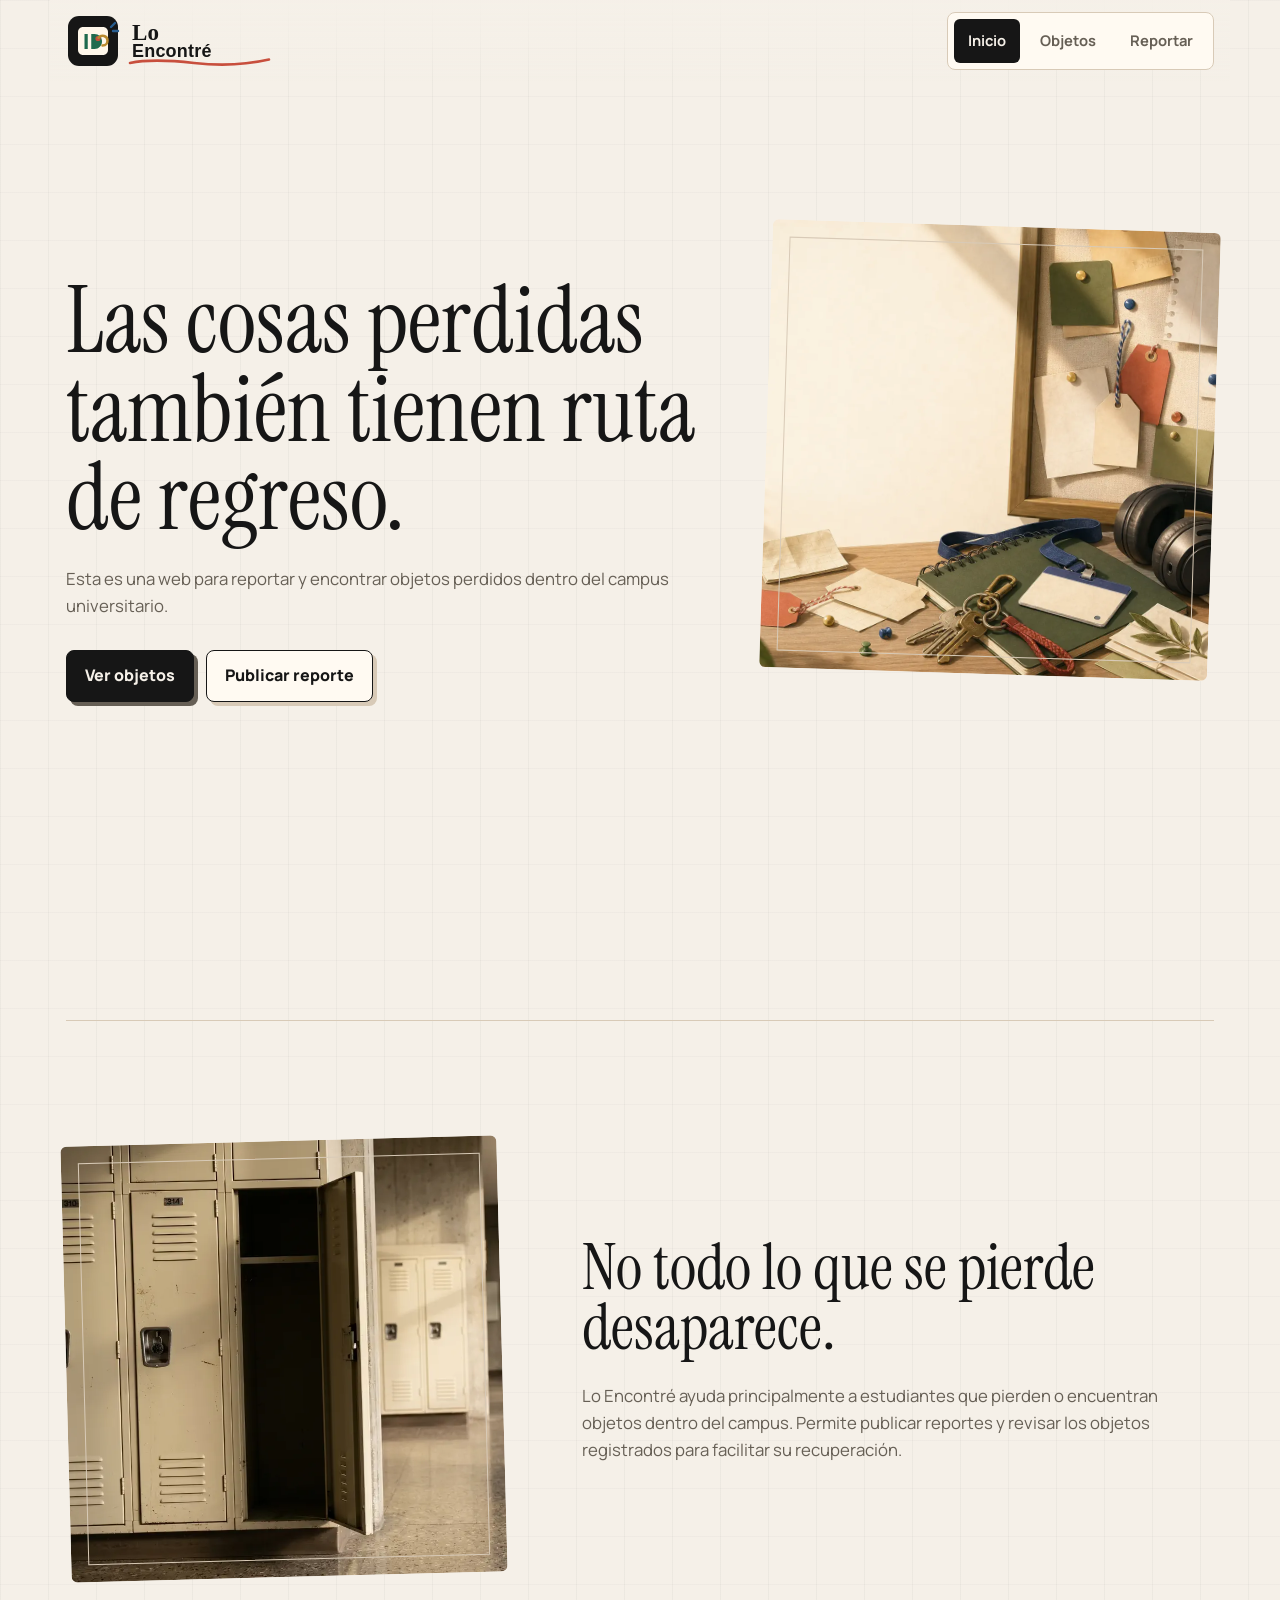
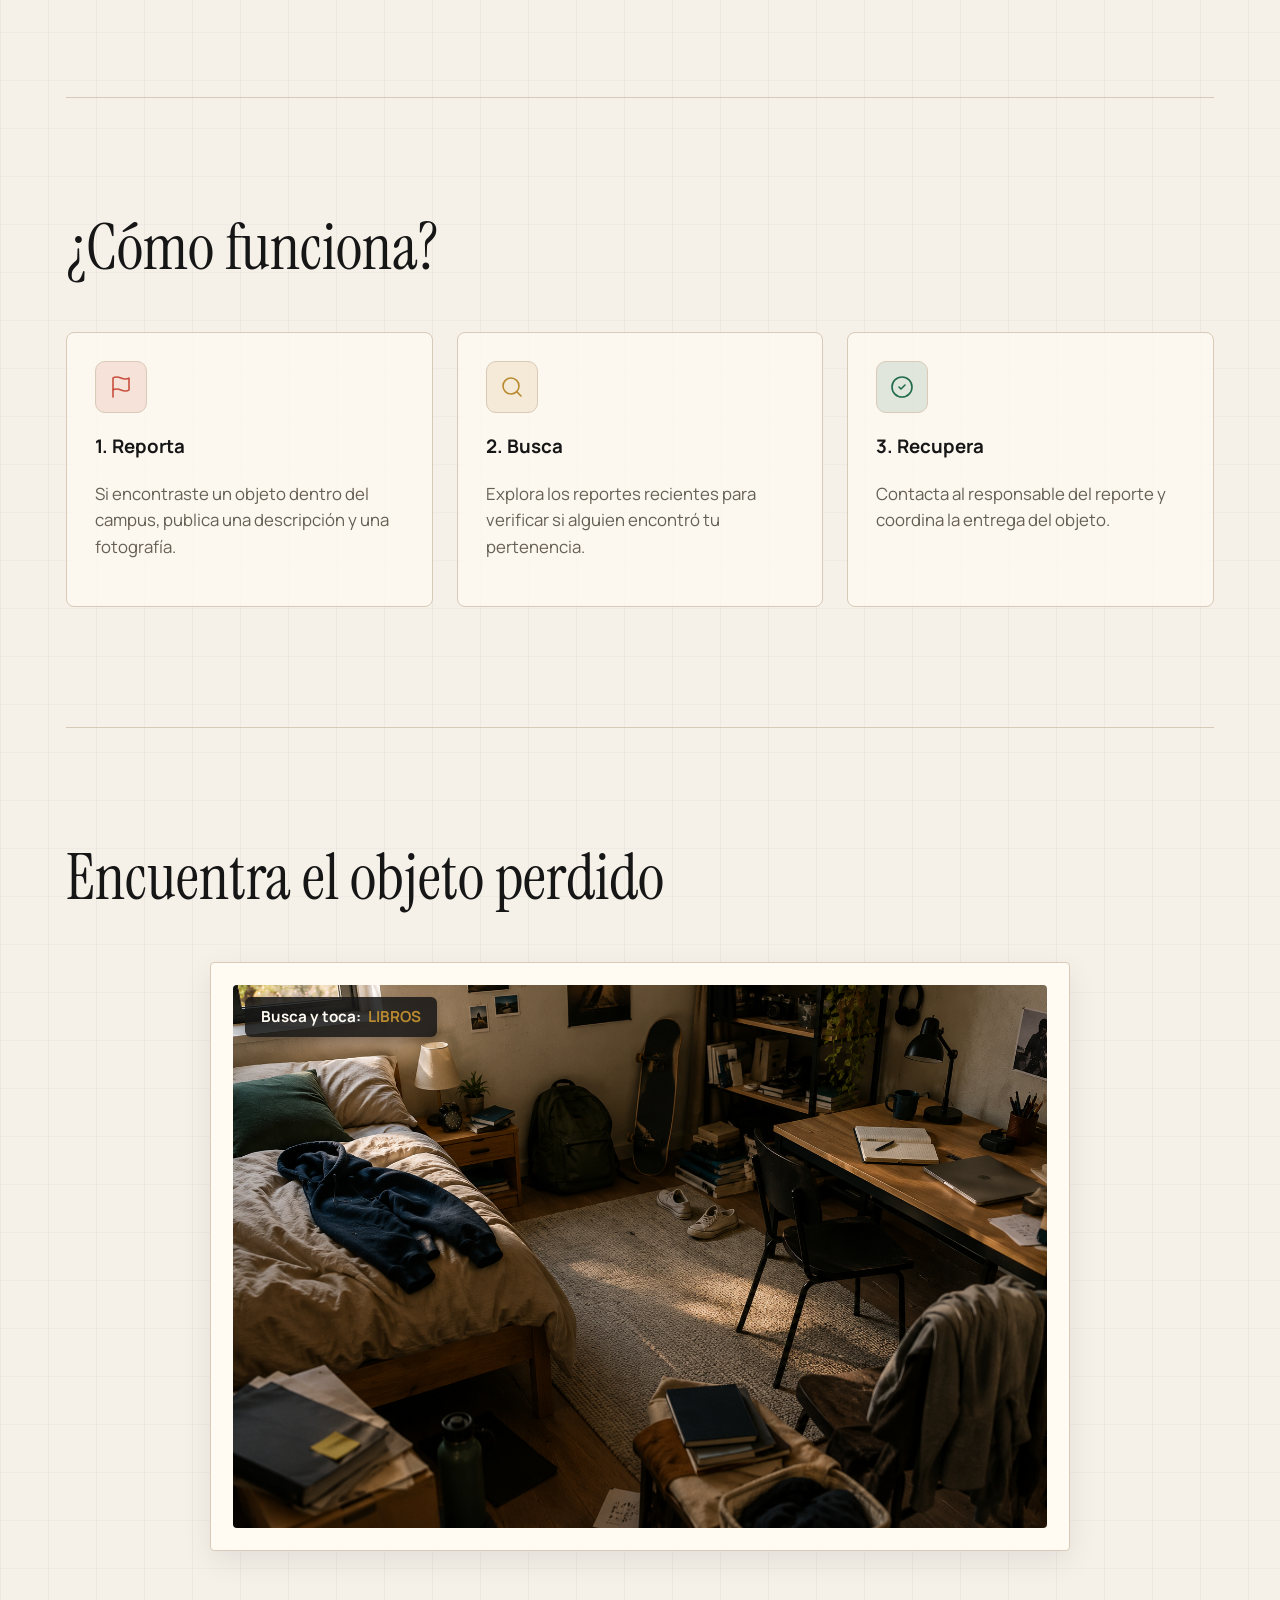
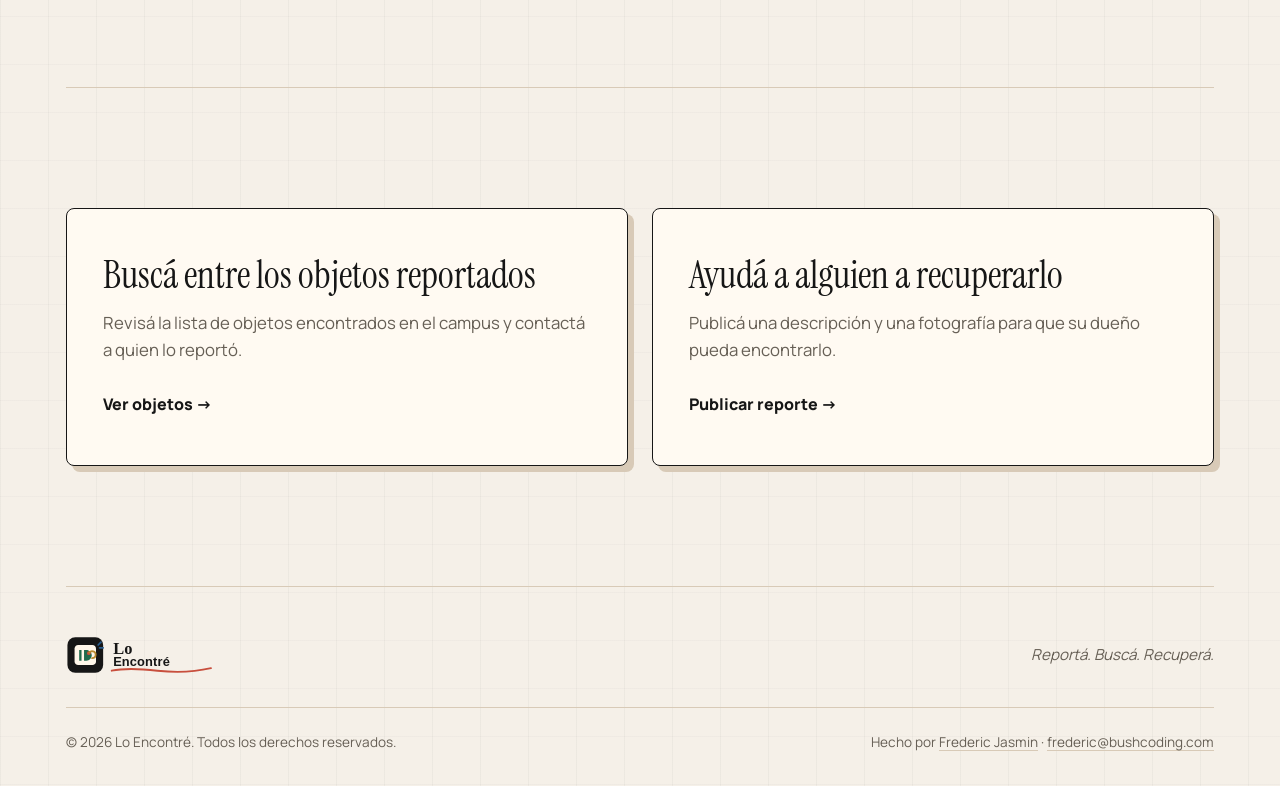
<file: index.html>
<!DOCTYPE html>
<html lang="en">

<head>
    <meta charset="UTF-8">
    <meta name="viewport" content="width=device-width, initial-scale=1.0">
    <title>Lo Encontré | Objetos perdidos del campus</title>
    <link rel="stylesheet" href="css/style.css">
    <link rel="shortcut icon" href="assets/images/favicon.ico" type="image/x-icon">
</head>

<body>
    <header>
        <a href="index.html" class="brand">
            <img src="assets/images/logo.svg" alt="Lo Encontré logo">
        </a>
        <button class="menu-toggle" aria-label="Abrir menú">
            <span></span>
            <span></span>
            <span></span>
        </button>
        <nav>
            <a class="active" href="index.html">Inicio</a>
            <a href="objetos.html">Objetos</a>
            <a href="reportar.html">Reportar</a>
        </nav>
    </header>

    <main>
        <!-- Hero -->
        <section class="hero">
            <div class="hero-text">
                <h1>Las cosas perdidas también tienen ruta de regreso.</h1>
                <p>
                    Esta es una web para reportar y encontrar objetos perdidos
                    dentro del campus universitario.
                </p>
                <div class="hero-text-buttons">
                    <a class="button primary" href="objetos.html">Ver objetos</a>
                    <a class="button secondary" href="reportar.html">Publicar reporte</a>
                </div>
            </div>
            <div class="hero-image">
                <img src="assets/images/hero-found-objects.webp"
                    alt="Imagen de objetos encontrados organizados sobre una mesa">
            </div>
        </section>

        <!-- About -->
        <section class="about section-divider">
            <div class="about-layout">
                <div class="about-image">
                    <img src="assets/images/university-locker.webp" alt="Aula universitaria vacía">
                </div>
                <div class="about-text">
                    <h2 id="aboutTitle"></h2>
                    <p id="aboutText"></p>
                </div>
            </div>
        </section>

        <!-- how-it-works -->
        <section class="how-it-works section-divider">
            <h2>¿Cómo funciona?</h2>
            <div class="how-it-works-grid">

                <article>
                    <div class="how-it-works-icon">
                        <svg viewBox="0 0 24 24" fill="none" stroke="currentColor" stroke-width="1.6"
                            stroke-linecap="round" stroke-linejoin="round">
                            <path d="M4 15s1-1 4-1 5 2 8 2 4-1 4-1V3s-1 1-4 1-5-2-8-2-4 1-4 1z" />
                            <line x1="4" y1="22" x2="4" y2="15" />
                        </svg>
                    </div>
                    <h3 id="step1Title"></h3>
                    <p id="step1Text"></p>
                </article>

                <article>
                    <div class="how-it-works-icon">
                        <svg viewBox="0 0 24 24" fill="none" stroke="currentColor" stroke-width="1.6"
                            stroke-linecap="round" stroke-linejoin="round">
                            <circle cx="11" cy="11" r="8" />
                            <line x1="21" y1="21" x2="16.65" y2="16.65" />
                        </svg>
                    </div>
                    <h3 id="step2Title"></h3>
                    <p id="step2Text"></p>
                </article>

                <article>
                    <div class="how-it-works-icon">
                        <svg viewBox="0 0 24 24" fill="none" stroke="currentColor" stroke-width="1.6"
                            stroke-linecap="round" stroke-linejoin="round">
                            <circle cx="12" cy="12" r="10" />
                            <path d="M9 12l2 2 4-4" />
                        </svg>
                    </div>
                    <h3 id="step3Title"></h3>
                    <p id="step3Text"></p>
                </article>

            </div>
        </section>

        <!-- Juego -->
        <section class="game section-divider">
            <h2>Encuentra el objeto perdido</h2>
            <div class="game-scene-wrapper">
                <div class="game-scene">
                    <img src="assets/images/game-room.png" alt="Habitación universitaria">
                    <div class="game-target-floating">
                        Busca y toca: <span id="target-name"></span>
                    </div>
                    <button class="hitbox backpack" data-object="Mochila"></button>
                    <button class="hitbox laptop" data-object="Laptop"></button>
                    <button class="hitbox shoes" data-object="Zapatos"></button>
                    <button class="hitbox skateboard" data-object="Patineta"></button>
                    <button class="hitbox lamp" data-object="Lámpara"></button>
                    <button class="hitbox clock" data-object="Reloj"></button>
                    <button class="hitbox bottle" data-object="Botella"></button>
                    <button class="hitbox books" data-object="Libros"></button>
                    <button class="hitbox mug" data-object="Taza"></button>
                </div>
            </div>
            <p id="game-message"></p>
        </section>

        <!-- CTA -->
        <section class="cta-split section-divider">
            <a href="objetos.html" class="cta-card cta-lost">
                <h2>Buscá entre los objetos reportados</h2>
                <p>Revisá la lista de objetos encontrados en el campus y contactá a quien lo reportó.</p>
                <span class="cta-arrow">Ver objetos →</span>
            </a>

            <a href="reportar.html" class="cta-card cta-found">
                <h2>Ayudá a alguien a recuperarlo</h2>
                <p>Publicá una descripción y una fotografía para que su dueño pueda encontrarlo.</p>
                <span class="cta-arrow">Publicar reporte →</span>
            </a>
        </section>
    </main>

    <!-- Footer -->
    <footer>
        <div class="footer-top">
            <a href="index.html" class="footer-brand">
                <img src="assets/images/logo.svg" alt="Lo Encontré logo">
            </a>

            <p class="footer-tagline">Reportá. Buscá. Recuperá.</p>
        </div>

        <div class="footer-bottom">
            <p>&copy; 2026 Lo Encontré. Todos los derechos reservados.</p>
            <p class="footer-credit">
                Hecho por <a href="https://bushcoding.com/fredericjasmin" target="_blank" rel="noopener">Frederic
                    Jasmin</a>
                · <a href="mailto:frederic@bushcoding.com">frederic@bushcoding.com</a>
            </p>
        </div>
    </footer>

    <script src="js/menu.js"></script>
    <script src="js/inicio.js"></script>
</body>

</html>
</file>
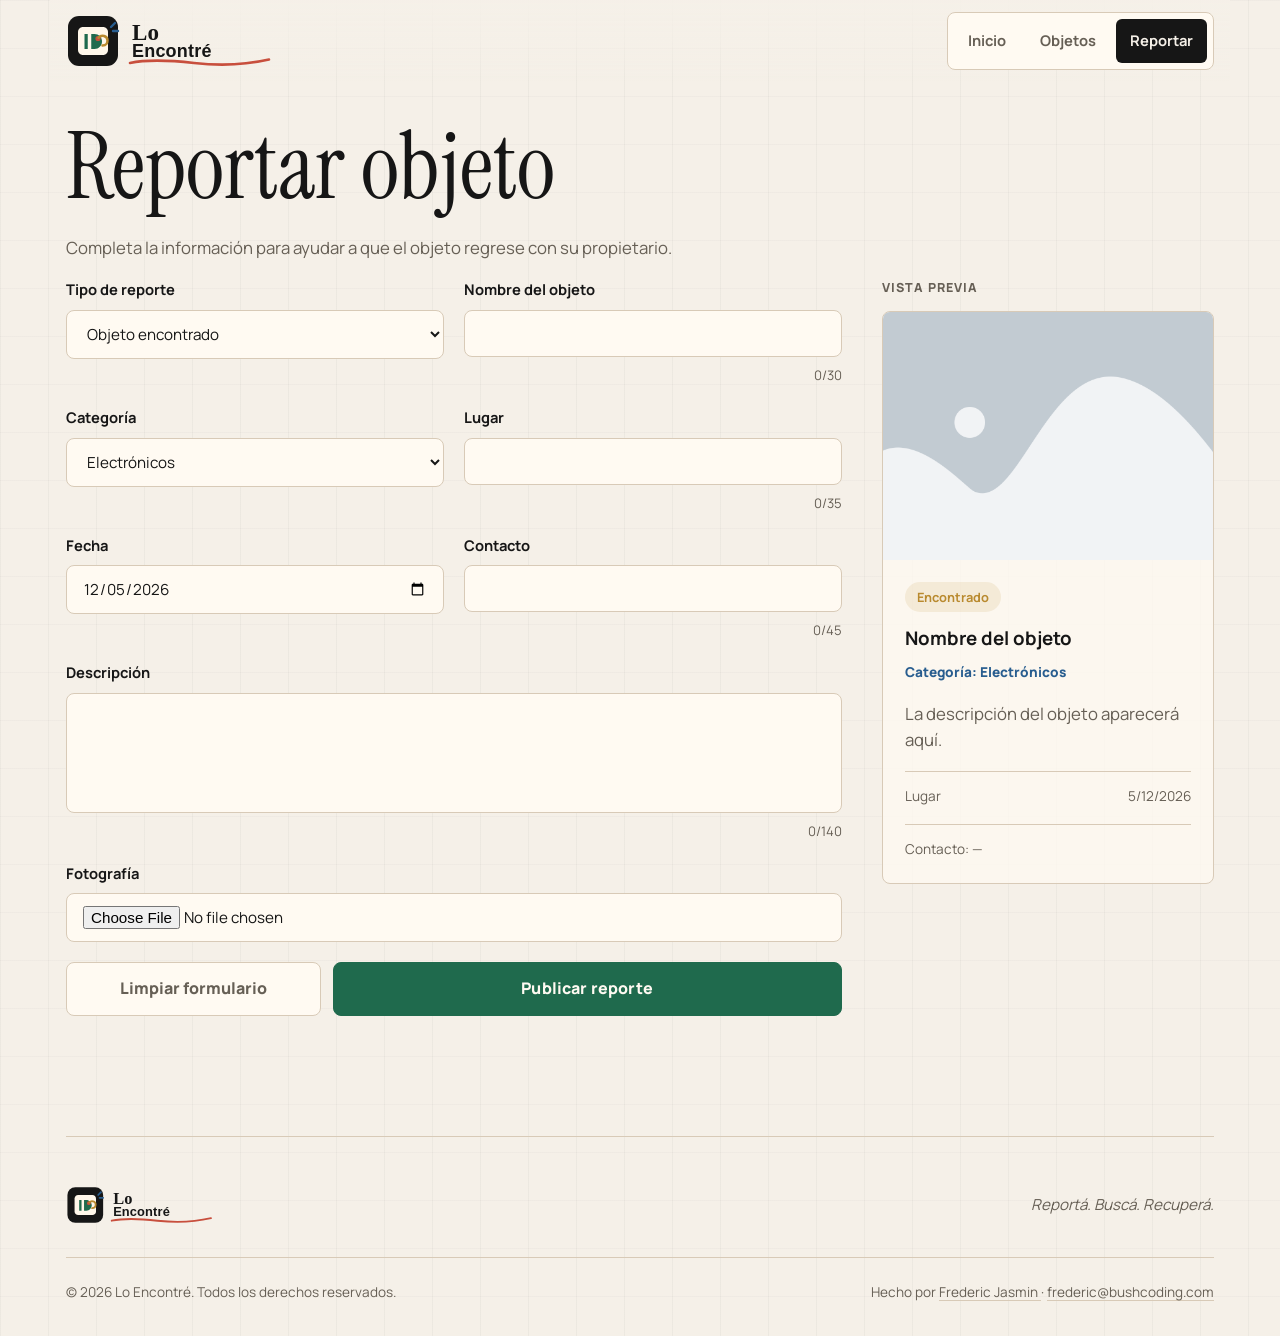
<file: reportar.html>
<!DOCTYPE html>
<html lang="en">

<head>
    <meta charset="UTF-8">
    <meta name="viewport" content="width=device-width, initial-scale=1.0">
    <title>Lo Encontré | Reportar objeto</title>

    <link rel="stylesheet" href="css/style.css">
    <link rel="shortcut icon" href="assets/images/favicon.ico" type="image/x-icon">
</head>

<body>

    <header>

        <a href="index.html" class="brand">
            <img src="assets/images/logo.svg" alt="Lo Encontré logo">
        </a>

        <button class="menu-toggle" aria-label="Abrir menú">
            <span></span>
            <span></span>
            <span></span>
        </button>

        <nav>
            <a href="index.html">Inicio</a>
            <a href="objetos.html">Objetos</a>
            <a class="active" href="reportar.html">Reportar</a>
        </nav>

    </header>

    <main>

        <section class="report-hero">

            <h1>Reportar objeto</h1>

            <p>
                Completa la información para ayudar a que el objeto
                regrese con su propietario.
            </p>

        </section>

        <section class="report-layout">

            <form id="reportForm" class="report-form">

                <div class="form-group">

                    <label for="type">
                        Tipo de reporte
                    </label>

                    <select id="type">
                        <option>Objeto encontrado</option>
                        <option>Objeto perdido</option>
                    </select>

                </div>

                <div class="form-group">

                    <label for="name">
                        Nombre del objeto
                    </label>

                    <input type="text" id="name" maxlength="30">
                    <small class="char-counter" data-field="name"></small>

                </div>

                <div class="form-group">

                    <label for="category">
                        Categoría
                    </label>

                    <select id="category">
                        <option>Electrónicos</option>
                        <option>Accesorios</option>
                        <option>Académico</option>
                        <option>Llaves</option>
                        <option>Otros</option>
                    </select>

                </div>

                <div class="form-group">

                    <label for="place">
                        Lugar
                    </label>

                    <input type="text" id="place" maxlength="35">
                    <small class="char-counter" data-field="place"></small>

                </div>

                <div class="form-group">

                    <label for="date">
                        Fecha
                    </label>

                    <input type="date" id="date">

                </div>

                <div class="form-group">

                    <label for="contact">
                        Contacto
                    </label>

                    <input type="text" id="contact" maxlength="45">
                    <small class="char-counter" data-field="contact"></small>

                </div>

                <div class="form-group full">

                    <label for="description">
                        Descripción
                    </label>

                    <textarea id="description" maxlength="140"></textarea>
                    <small class="char-counter" data-field="description"></small>

                </div>

                <div class="form-group full">

                    <label for="image">
                        Fotografía
                    </label>

                    <input type="file" id="image">

                </div>

                <div class="report-form-actions">
                    <button type="button" id="clearForm" class="report-reset">
                        Limpiar formulario
                    </button>

                    <button type="submit" class="report-submit">
                        Publicar reporte
                    </button>
                </div>

                <p id="message"></p>

            </form>

            <aside class="report-preview">
                <p class="preview-label">Vista previa</p>

                <article class="preview-card">
                    <img id="previewImage" src="assets/images/objects/object-placeholder.png"
                        alt="Vista previa del objeto">

                    <div class="preview-content">
                        <span id="previewStatus" class="object-status found">
                            Encontrado
                        </span>

                        <h3 id="previewName">Nombre del objeto</h3>

                        <p id="previewCategory" class="object-category">
                            Categoría
                        </p>

                        <p id="previewDescription">
                            La descripción del objeto aparecerá aquí.
                        </p>

                        <div class="object-meta">
                            <span id="previewPlace">Lugar</span>
                            <span id="previewDate">Fecha</span>
                        </div>

                        <p id="previewContact" class="preview-contact">
                            Contacto: —
                        </p>
                    </div>
                </article>
            </aside>

        </section>

    </main>

    <footer>

        <div class="footer-top">

            <a href="index.html" class="footer-brand">
                <img src="assets/images/logo.svg" alt="Lo Encontré logo">
            </a>

            <p class="footer-tagline">
                Reportá. Buscá. Recuperá.
            </p>

        </div>

        <div class="footer-bottom">

            <p>
                &copy; 2026 Lo Encontré. Todos los derechos reservados.
            </p>

            <p class="footer-credit">
                Hecho por
                <a href="https://bushcoding.com/fredericjasmin" target="_blank">
                    Frederic Jasmin
                </a>
                ·
                <a href="mailto:frederic@bushcoding.com">
                    frederic@bushcoding.com
                </a>
            </p>

        </div>

    </footer>

    <script src="js/menu.js"></script>
    <script src="js/reportar.js"></script>

</body>

</html>
</file>
<file: css/style.css>
/* FUENTES */

@font-face {
    font-family: "Manrope";
    src: url("../assets/fonts/Manrope-VariableFont_wght.ttf") format("truetype");
    font-weight: 300 800;
    font-style: normal;
}

@font-face {
    font-family: "Instrument Serif";
    src: url("../assets/fonts/InstrumentSerif-Regular.ttf") format("truetype");
    font-weight: 400;
    font-style: normal;
}

@font-face {
    font-family: "Instrument Serif";
    src: url("../assets/fonts/InstrumentSerif-Italic.ttf") format("truetype");
    font-weight: 400;
    font-style: italic;
}

/* GENERAL */

:root {
    --paper: #f5f0e8;
    --ink: #161616;
    --muted: #665f55;
    --line: #d8cab7;
    --white: #fffaf2;
    --green: #1f6a4d;
    --coral: #c84f3d;
    --gold: #b98a2f;
    --blue: #285d8f;
    --shadow: 0 18px 48px rgba(26, 20, 12, .12);
}

* {
    box-sizing: border-box;
}

html {
    scroll-behavior: smooth;
}

body {
    margin: 0;
    color: var(--ink);
    font-family: "Manrope", Arial, sans-serif;
    line-height: 1.6;
    background:
        linear-gradient(90deg, rgba(22, 22, 22, .035) 1px, transparent 1px),
        linear-gradient(rgba(22, 22, 22, .025) 1px, transparent 1px),
        var(--paper);
    background-size: 48px 48px;
}

header,
main {
    max-width: 1180px;
    margin: 0 auto;
    padding: 0 16px;
}

/* COMPONENTES GLOBALES */

h1,
h2 {
    font-family: "Instrument Serif", Georgia, serif;
    font-weight: 400;
    line-height: .95;
}

h1 {
    margin-bottom: 24px;
    font-size: clamp(3.5rem, 7.3vw, 7.1rem);
}

h2 {
    font-size: clamp(2.4rem, 5vw, 5.4rem);
    margin-top: 0;
}

p {
    color: var(--muted);
    font-size: 1.05rem;
}

.section-divider {
    border-top: 1px solid var(--line);
}

/* Botones */
.button {
    min-height: 46px;
    border: 1px solid var(--ink);
    border-radius: 8px;
    padding: 12px 18px;
    font-weight: 800;
    text-decoration: none;
    transition: .2s ease;
}

.button.primary {
    background-color: var(--ink);
    color: var(--paper);
    box-shadow: 4px 4px 0 var(--muted);
}

.button.primary:hover {
    transform: translate(6px, 6px);
    box-shadow: 0px 0px 0 var(--muted);
}

.button.secondary {
    background-color: var(--white);
    color: var(--ink);
    box-shadow: 4px 4px 0 var(--line);
}

.button.secondary:hover {
    transform: translate(6px, 6px);
    box-shadow: 0px 0px 0 var(--line);
}

/* Header & Navegación */
header {
    min-height: 82px;
    display: flex;
    align-items: center;
    justify-content: space-between;
    gap: 24px;
    position: sticky;
    top: 0;
    z-index: 100;
    background: linear-gradient(to bottom,
            rgba(245, 240, 232, .95),
            rgba(245, 240, 232, .6),
            transparent);
}

.brand,
nav {
    display: flex;
    align-items: center;
}

.brand {
    width: 210px;
    text-decoration: none;
    transition: transform .2s ease;
}

nav {
    gap: 6px;
    padding: 6px;
    border: 1px solid var(--line);
    border-radius: 8px;
    background-color: var(--white);
}

nav a {
    padding: 10px 14px;
    border-radius: 6px;
    color: var(--muted);
    text-decoration: none;
    font-size: .92rem;
    font-weight: 700;
}

nav a.active,
nav a:hover {
    background-color: var(--ink);
    color: var(--paper);
}

.menu-toggle {
    display: none;
    flex-direction: column;
    justify-content: center;
    align-items: center;
    gap: 5px;
    width: 48px;
    height: 48px;
    border: 1px solid var(--line);
    border-radius: 8px;
    background: var(--white);
    cursor: pointer;
}

.menu-toggle span {
    width: 18px;
    height: 2px;
    background: var(--ink);
    border-radius: 999px;
}

/* SECCIONES */

/* Hero */
.hero {
    display: flex;
    align-items: center;
    min-height: 100vh;
    margin-top: -82px;
    margin-bottom: 120px;
    padding: 0;
}

.hero-image {
    transform: rotate(1.8deg);
    width: clamp(280px, 35vw, 480px);
    height: clamp(280px, 35vw, 480px);
    flex-shrink: 0;
    overflow: hidden;
    outline: 1px solid var(--line);
    outline-offset: -18px;
    border-radius: 6px;
}

.hero-image img {
    width: 100%;
    height: 100%;
    object-fit: cover;
}

.hero-text-buttons {
    display: flex;
    flex-wrap: wrap;
    gap: 12px;
    margin-top: 30px;
}

/* Objetos hero */
.objects-text h1 {
    margin-top: 40px;
}

.objects-text p {
    max-width: 520px;
}

.objects-total {
    margin-top: 12px;
    font-weight: 700;
}

/* About */
.about {
    padding: 120px 0;
}

.about-layout {
    display: flex;
    align-items: center;
    gap: 80px;
}

.about-image {
    width: 38%;
    flex-shrink: 0;
    overflow: hidden;
    border-radius: 6px;
    outline: 1px solid var(--line);
    outline-offset: -18px;
    transform: rotate(-1.5deg);
}

.about-image img {
    display: block;
    width: 100%;
    height: 100%;
    object-fit: cover;
}

.about-text h2 {
    margin: 0 0 24px;
}

.about-text p {
    max-width: 600px;
}

/* How It Works */
.how-it-works {
    padding: 120px 0;
}

.how-it-works-grid {
    display: grid;
    grid-template-columns: repeat(3, 1fr);
    gap: 24px;
}

.how-it-works article {
    padding: 28px;
    background-color: rgba(255, 250, 242, .75);
    border: 1px solid var(--line);
    border-radius: 8px;
}

.how-it-works-icon {
    display: flex;
    align-items: center;
    justify-content: center;
    width: 52px;
    height: 52px;
    margin-bottom: 18px;
    border-radius: 10px;
    border: 1px solid var(--line);
}

.how-it-works-icon svg {
    width: 24px;
    height: 24px;
}

.how-it-works article:nth-child(1) .how-it-works-icon {
    background: rgba(200, 79, 61, .12);
    color: var(--coral);
}

.how-it-works article:nth-child(2) .how-it-works-icon {
    background: rgba(185, 138, 47, .12);
    color: var(--gold);
}

.how-it-works article:nth-child(3) .how-it-works-icon {
    background: rgba(31, 106, 77, .12);
    color: var(--green);
}

/* Juego */
.game {
    padding: 120px 0;
}

.game-target-floating {
    position: absolute;
    top: 12px;
    left: 12px;
    background-color: rgba(22, 22, 22, 0.85);
    color: var(--white);
    padding: 8px 16px;
    border-radius: 6px;
    font-size: 0.95rem;
    font-weight: 700;
    box-shadow: 0 4px 10px rgba(0, 0, 0, 0.25);
    z-index: 10;
    pointer-events: none;
}

.game-target-floating #target-name {
    color: var(--gold);
    text-transform: uppercase;
    margin-left: 4px;
}

.game-scene-wrapper {
    width: min(100%, 860px);
    margin: 0 auto;
    padding: 22px;
    background: var(--white);
    border: 1px solid var(--line);
    border-radius: 4px;
    box-shadow: 0 10px 30px rgba(0, 0, 0, .08);
}

.game-scene {
    position: relative;
}

.game-scene * {
    cursor: pointer;
}

.game-scene img {
    display: block;
    width: 100%;
    border-radius: 4px;
}

.feedback {
    position: absolute;
    color: var(--white);
    font-size: 1.8rem;
    font-weight: 800;
    pointer-events: none;
    text-shadow: 0 2px 8px rgba(0, 0, 0, .45);
    animation: fadeOut .8s ease forwards;
}

@keyframes fadeOut {
    from {
        opacity: 1;
    }

    to {
        opacity: 0;
    }
}

/* Hitboxes Juego */
.hitbox {
    position: absolute;
    border: none;
    background: transparent;
    /*outline: 2px solid var(--coral);*/
}

.backpack {
    top: 17%;
    left: 36%;
    width: 11.5%;
    height: 21.4%;
}

.laptop {
    top: 31%;
    left: 85%;
    width: 13.8%;
    height: 10.3%;
}

.shoes {
    top: 38%;
    left: 52%;
    width: 10.3%;
    height: 9.2%;
}

.skateboard {
    top: 5%;
    left: 49%;
    width: 6.3%;
    height: 31%;
}

.lamp {
    top: 6%;
    left: 84%;
    width: 5.7%;
    height: 19.5%;
}

.clock {
    top: 21%;
    left: 25%;
    width: 3.8%;
    height: 6.9%;
}

.bottle {
    top: 78%;
    left: 25%;
    width: 5.7%;
    height: 20.6%;
}

.books {
    top: 73%;
    left: 53%;
    width: 14.9%;
    height: 17.2%;
}

.mug {
    top: 19%;
    left: 80%;
    width: 4%;
    height: 6.9%;
}

/* CTA Split */
.cta-split {
    padding: 120px 0;
    display: grid;
    grid-template-columns: 1fr 1fr;
    gap: 24px;
}

.cta-card {
    display: flex;
    flex-direction: column;
    padding: 48px 36px;
    border: 1px solid var(--ink);
    border-radius: 8px;
    background: var(--white);
    text-decoration: none;
    color: var(--ink);
    box-shadow: 6px 6px 0 var(--line);
    transition: transform .2s ease, box-shadow .2s ease;
}

.cta-card:hover {
    transform: translate(6px, 6px);
    box-shadow: 0 0 0 var(--line);
}

.cta-card h2 {
    font-size: clamp(1.8rem, 3vw, 2.6rem);
    margin: 0 0 16px;
}

.cta-card p {
    margin: 0 0 28px;
}

.cta-arrow {
    margin-top: auto;
    font-weight: 800;
}

/* Filtros */
.filters {
    display: flex;
    flex-wrap: wrap;
    gap: 12px;
    padding-bottom: 40px;
}

.filters input[type="search"] {
    flex: 1;
    min-width: 220px;
}

.filters select {
    min-width: 180px;
}

.filters input,
.filters select {
    padding: 12px 16px;
    border: 1px solid var(--line);
    border-radius: 8px;
    background: var(--white);
    color: var(--ink);
    font-family: inherit;
    font-size: .95rem;
}

/* Grid de objetos */
.objects-grid {
    padding-bottom: 120px;
    display: flex;
    flex-wrap: wrap;
    gap: 24px;
}

.object-card {
    width: calc(33.333% - 16px);
    overflow: hidden;
    background-color: rgba(255, 250, 242, .75);
    border: 1px solid var(--line);
    border-radius: 8px;
    display: flex;
    flex-direction: column;
}

.object-image {
    aspect-ratio: 4 / 3;
    overflow: hidden;
    position: relative;
}

.object-image img {
    display: block;
    width: 100%;
    height: 100%;
    object-fit: cover;
}

.expand-image {
    position: absolute;
    top: 12px;
    right: 12px;
    width: 30px;
    height: 30px;
    display: flex;
    align-items: center;
    justify-content: center;
    border: none;
    background: transparent;
    filter: drop-shadow(0 2px 4px rgba(0, 0, 0, 0.8));
    color: var(--white);
    cursor: pointer;
    opacity: 1;
}

.expand-image svg {
    width: 18px;
    height: 18px;
}

.object-content {
    padding: 22px;
    display: flex;
    flex-direction: column;
    flex-grow: 1;
    min-width: 0;
}

.object-status {
    display: inline-block;
    align-self: flex-start;
    margin-bottom: 12px;
    padding: 5px 12px;
    border-radius: 999px;
    font-size: .8rem;
    font-weight: 700;
}

.object-status.lost {
    background: rgba(200, 79, 61, .12);
    color: var(--coral);
}

.object-status.found {
    background: rgba(185, 138, 47, .12);
    color: var(--gold);
}

.object-status.recovered {
    background: rgba(31, 106, 77, .12);
    color: var(--green);
}

.object-content h3 {
    margin: 0 0 8px;
}

.object-content h3,
.object-content p,
.preview-content h3,
.preview-content p {
    overflow-wrap: anywhere;
}

.object-category {
    margin: 0 0 10px;
    color: var(--blue);
    font-size: .85rem;
    font-weight: 800;
}

.object-contact {
    font-size: .88rem;
    color: var(--muted);
    margin-top: 8px;
    margin-bottom: 12px;
}

.object-meta {
    display: flex;
    flex-wrap: wrap;
    justify-content: space-between;
    gap: 8px;
    padding-top: 14px;
    border-top: 1px solid var(--line);
    font-size: .85rem;
    color: var(--muted);
    margin-top: auto;
}

.object-meta span {
    overflow-wrap: anywhere;
}

/* Modales e imágenes expandidas */
.image-modal {
    position: fixed;
    inset: 0;
    display: flex;
    flex-direction: column;
    justify-content: center;
    align-items: center;
    gap: 16px;
    background: rgba(0, 0, 0, .85);
    opacity: 0;
    visibility: hidden;
    transition: .2s ease;
    z-index: 9999;
}

.image-modal.show {
    opacity: 1;
    visibility: visible;
}

.image-modal img {
    max-width: 90vw;
    max-height: 80vh;
    border-radius: 4px;
}

.image-modal p {
    margin: 0;
    color: white;
    font-size: .9rem;
    letter-spacing: .03em;
}

/* Reportar */
.report-hero h1 {
    margin-top: 40px;
}

.report-layout {
    display: flex;
    gap: 40px;
    padding-bottom: 120px;
}

.report-form {
    width: 70%;
    min-width: 0;
    display: flex;
    flex-wrap: wrap;
    gap: 20px;
}

.form-group {
    width: calc(50% - 10px);
    min-width: 0;
    display: flex;
    flex-direction: column;
    gap: 8px;
}

.form-group.full {
    width: 100%;
}

.form-group label {
    font-weight: 700;
    font-size: .92rem;
}

.char-counter {
    color: var(--muted);
    font-size: .82rem;
    text-align: right;
}

.form-group input,
.form-group select,
.form-group textarea {
    max-width: 100%;
    width: 100%;
    padding: 12px 16px;
    border: 1px solid var(--line);
    border-radius: 8px;
    background: var(--white);
    color: var(--ink);
    font-family: inherit;
    font-size: .95rem;
}

.form-group input[type="file"] {
    min-width: 0;
}

.form-group input[type="date"] {
    min-width: 0;
    max-width: 100%;
    width: 100%;
    -webkit-appearance: none;
    appearance: none;
    text-align: left;
    -webkit-text-align: left;
    text-align-last: left;
    direction: ltr;
    padding-right: 16px;
}

.form-group input[type="date"]::-webkit-date-and-time-value {
    text-align: left;
}

.form-group input[type="date"]::-webkit-datetime-edit {
    text-align: left;
}

.form-group input[type="date"]::-webkit-calendar-picker-indicator {
    opacity: 1;
}

.form-group textarea {
    min-height: 120px;
    resize: none;
}

.report-submit {
    min-height: 54px;
    display: flex;
    align-items: center;
    justify-content: center;
    gap: 10px;
    border: 1px solid var(--green);
    border-radius: 8px;
    background: var(--green);
    color: var(--white);
    font: inherit;
    font-weight: 800;
    letter-spacing: .01em;
    cursor: pointer;
}

.report-form-actions {
    width: 100%;
    display: grid;
    grid-template-columns: 1fr 2fr;
    gap: 12px;
}

.report-reset {
    min-height: 54px;
    border: 1px solid var(--line);
    border-radius: 8px;
    background: var(--white);
    color: var(--muted);
    font: inherit;
    font-weight: 800;
    cursor: pointer;
}

.report-reset:hover {
    border-color: var(--ink);
    color: var(--ink);
}

.report-preview {
    width: 30%;
    min-width: 0;
}

.preview-label {
    margin-top: 0;
    font-weight: 800;
    text-transform: uppercase;
    letter-spacing: .08em;
    font-size: .78rem;
}

.preview-card {
    overflow: hidden;
    border: 1px solid var(--line);
    border-radius: 8px;
    background: rgba(255, 250, 242, .75);
}

.preview-card img {
    display: block;
    width: 100%;
    aspect-ratio: 4 / 3;
    object-fit: cover;
}

.preview-content {
    padding: 22px;
}

.preview-content h3 {
    margin: 0 0 8px;
}

.preview-contact {
    margin: 16px 0 0;
    padding-top: 14px;
    border-top: 1px solid var(--line);
    font-size: .85rem;
}

.field-error {
    margin: 0;
    color: var(--coral);
    font-size: .8rem;
    font-weight: 700;
}

.form-group.has-error input,
.form-group.has-error select,
.form-group.has-error textarea {
    border-color: var(--coral);
}

#message {
    display: none;
    width: 100%;
    margin: 0;
    padding: 16px 18px;
    border: 1px solid var(--green);
    border-radius: 8px;
    background: rgba(31, 106, 77, .1);
    color: var(--green);
    font-weight: 800;
}

#message.show {
    display: block;
}

#message.error {
    border-color: var(--coral);
    background: rgba(200, 79, 61, .1);
    color: var(--coral);
}

#message a {
    margin-left: 10px;
    color: inherit;
    text-underline-offset: 3px;
}

/* Footer */
footer {
    max-width: 1180px;
    margin: 0 auto;
    padding: 0 16px 32px;
}

.footer-top {
    display: flex;
    align-items: center;
    justify-content: space-between;
    flex-wrap: wrap;
    gap: 20px;
    padding-top: 48px;
    padding-bottom: 32px;
    border-top: 1px solid var(--line);
}

.footer-brand {
    display: inline-flex;
    text-decoration: none;
}

.footer-brand img {
    width: 150px;
}

.footer-tagline {
    margin: 0;
    color: var(--muted);
    font-size: .95rem;
    font-style: italic;
}

.footer-bottom {
    display: flex;
    align-items: center;
    justify-content: space-between;
    flex-wrap: wrap;
    gap: 10px;
    padding-top: 24px;
    border-top: 1px solid var(--line);
}

.footer-bottom p {
    margin: 0;
    font-size: .85rem;
    color: var(--muted);
}

.footer-credit a {
    color: var(--muted);
    text-decoration: underline;
    text-decoration-color: var(--line);
    text-underline-offset: 3px;
}

.footer-credit a:hover {
    color: var(--ink);
}

/* MEDIA QUERIES */

@media (max-width: 900px) {
    .object-card {
        width: calc(50% - 12px);
    }

    .report-layout {
        flex-direction: column;
    }

    .report-form,
    .report-preview {
        width: 100%;
    }
}

@media (max-width: 735px) {
    .hero {
        height: auto;
        min-height: auto;
        flex-direction: column-reverse;
        gap: 40px;
        margin-top: 0;
        padding: 40px 0 80px;
    }

    h1 {
        margin-top: 0;
    }

    .hero-image {
        width: 100%;
        aspect-ratio: 1.5 / 1;
        height: auto;
    }

    .menu-toggle {
        display: flex;
    }

    nav {
        display: none;
    }

    nav.show {
        display: flex;
        flex-direction: column;
        gap: 6px;
        position: absolute;
        top: 70px;
        left: 16px;
        right: 16px;
        padding: 6px;
        border: 1px solid var(--line);
        border-radius: 8px;
        background: var(--white);
    }

    nav.show a {
        width: 100%;
        text-align: center;
    }

    .about-layout {
        flex-direction: column;
        gap: 40px;
    }

    .about-image {
        width: 100%;
        aspect-ratio: 1.5 / 1;
        height: auto;
    }

    .game-scene-wrapper {
        padding: 5px;
        margin-top: 50px;
    }

    .game-target-floating {
        position: absolute;
        top: -45px;
        left: 0;
        transform: none;
        background: none;
        color: var(--ink);
        box-shadow: none;
        padding: 0;
        font-size: 1.1rem;
        width: max-content;
    }

    .game-target-floating #target-name {
        color: var(--coral);
    }

    .cta-split {
        grid-template-columns: 1fr;
    }
}

@media (max-width: 600px) {
    .how-it-works-grid {
        grid-template-columns: repeat(1, 1fr);
    }

    .object-card {
        width: 100%;
    }

    .form-group {
        width: 100%;
    }

    .report-form-actions {
        grid-template-columns: 1fr;
    }
}

@media (max-width: 370px) {
    .brand img {
        width: 170px;
    }
}

.object-actions {
    display: flex;
    gap: 8px;
    margin-top: 18px;
}

.object-action {
    flex: 1;
    padding: 8px 10px;
    border: 1px solid var(--ink);
    border-radius: 6px;
    background: var(--white);
    color: var(--ink);
    font: inherit;
    font-size: .82rem;
    font-weight: 700;
    cursor: pointer;
}

.object-action:hover {
    background: var(--ink);
    color: var(--paper);
}

.delete-report {
    border-color: var(--coral);
    color: var(--coral);
}

.delete-report:hover {
    background: var(--coral);
    color: var(--white);
}
</file>
